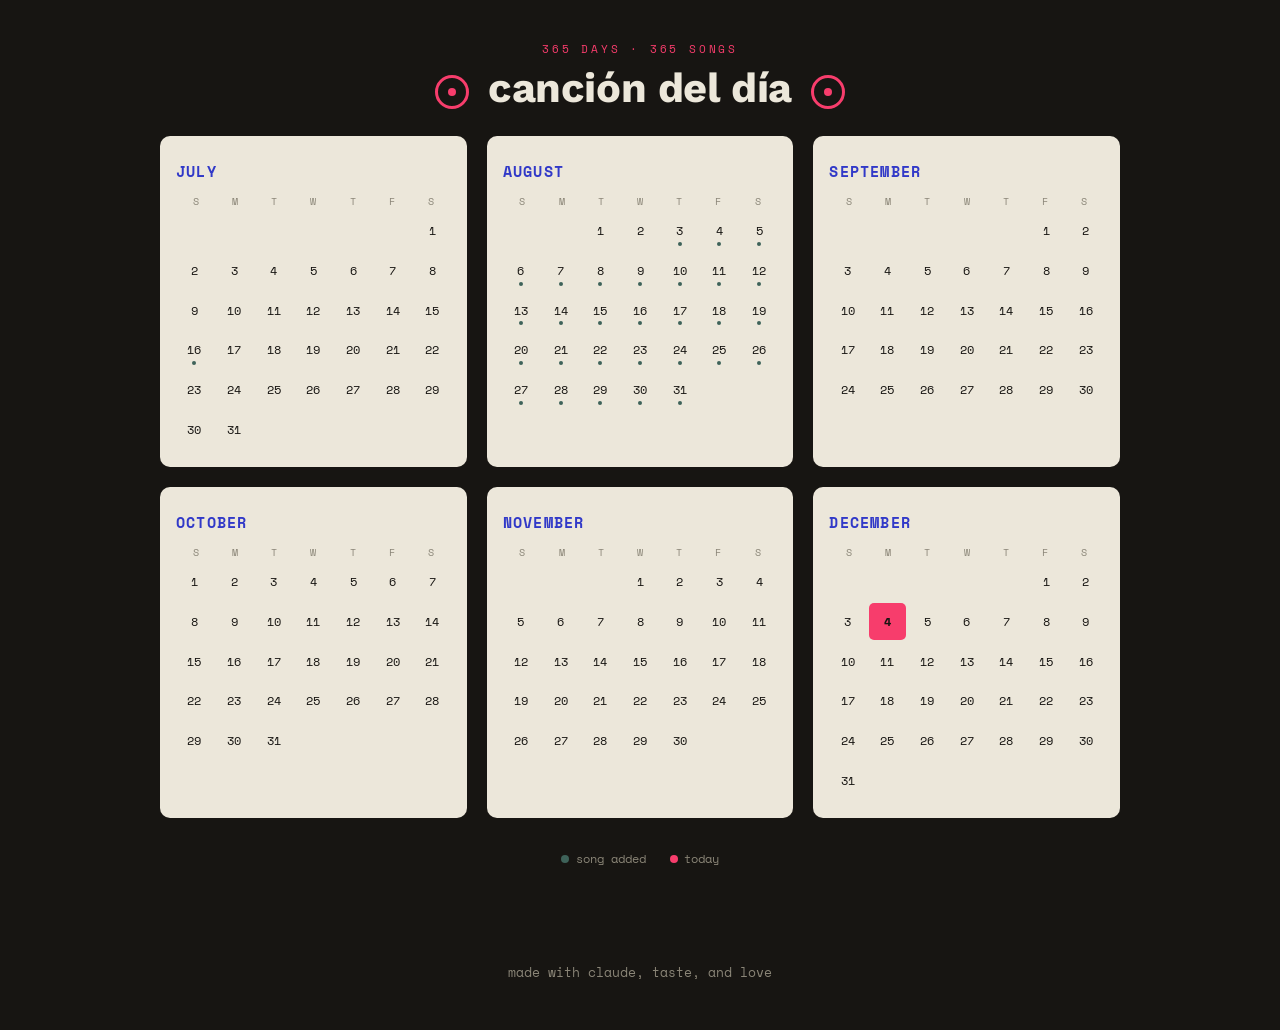
<file: index.html>
<!DOCTYPE html>
<html lang="en">
<head>
<meta charset="UTF-8">
<meta name="viewport" content="width=device-width, initial-scale=1.0">
<title>canción del día</title>
<meta name="description" content="A song for every day of the year. Pick a date, press play.">
<link rel="stylesheet" href="style.css">
</head>
<body>

<header class="site-header">
  <div class="eyebrow">365 days · 365 songs</div>
  <h1><span class="reel" aria-hidden="true"></span>  canción del día  <span class="reel" aria-hidden="true"></span></h1>
</header>

<main>
  <div id="months" class="months"></div>

  <div class="legend">
    <span><i class="dot-song"></i> song added</span>
    <span><i class="dot-today"></i> today</span>
  </div>
</main>

<footer>made with claude, taste, and love</footer>

<script src="data.js"></script>
<script src="calendar.js"></script>
</body>
</html>
</file>
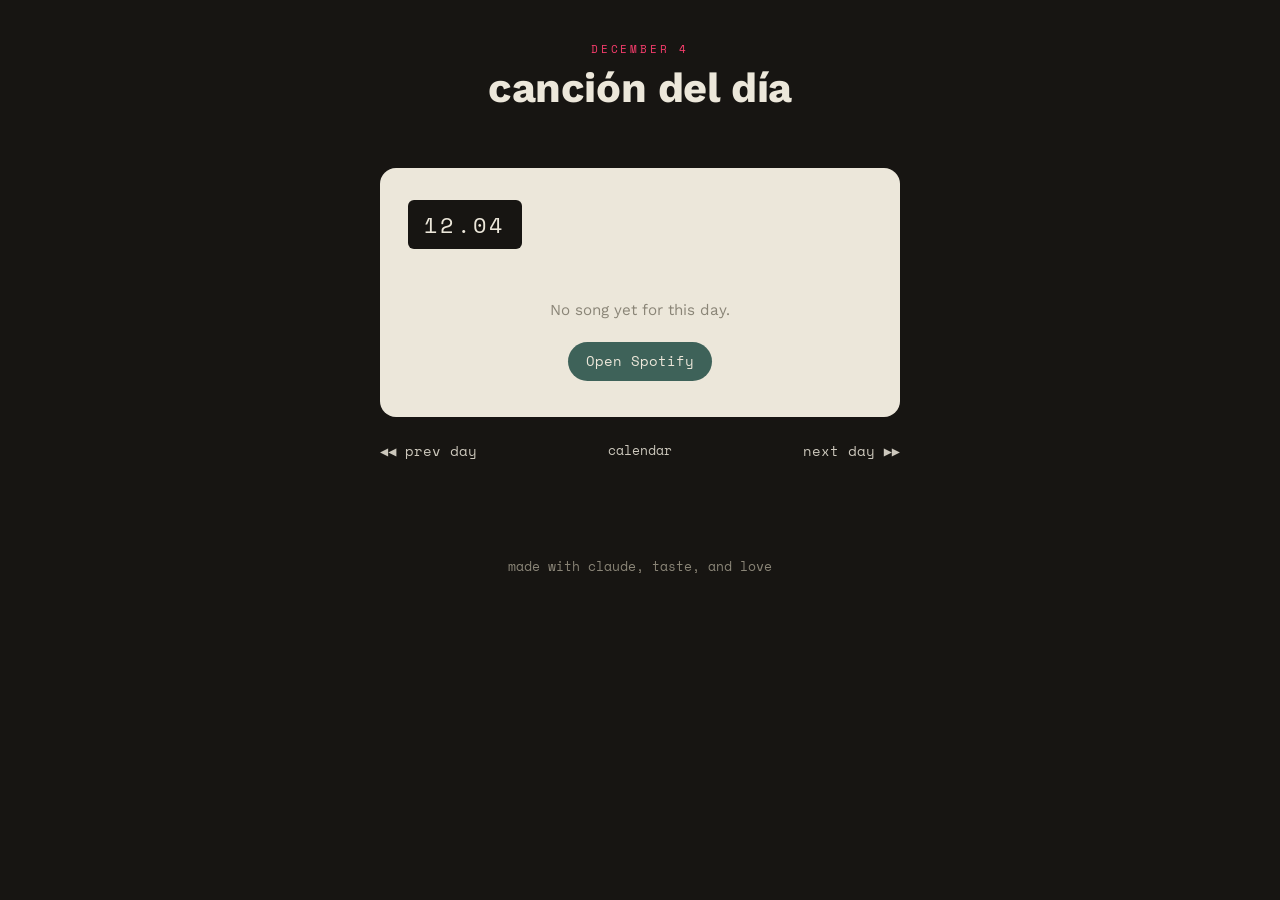
<file: day.html>
<!DOCTYPE html>
<html lang="en">
<head>
<meta charset="UTF-8">
<meta name="viewport" content="width=device-width, initial-scale=1.0">
<title>canción del día</title>
<link rel="stylesheet" href="style.css">
</head>
<body>

<header class="site-header">
  <div class="eyebrow" id="date-label">&nbsp;</div>
  <h1>canción del día</h1>
</header>

<main>
  <div class="tape-card">
    <div class="counter mono" id="counter">00.00</div>
    <div id="song-body"><!-- filled by day.js --></div>
  </div>

  <nav class="transport">
    <a id="prev-link" href="#">&#9664;&#9664; prev day</a>
    <a class="back-link" href="index.html" style="margin:0;">calendar</a>
    <a id="next-link" href="#">next day &#9654;&#9654;</a>
  </nav>
</main>

<footer>made with claude, taste, and love</footer>

<script src="data.js"></script>
<script src="day.js"></script>
</body>
</html>
</file>
<file: style.css>
@import url('https://fonts.googleapis.com/css2?family=Space+Mono:wght@400;700&family=Work+Sans:wght@400;500;600;700&display=swap');

:root{
  --ink: #171512;
  --paper: #ECE7DA;
  --paper-dim: #DDD6C4;
  --tape-red: #3139c8;
  --brass: #f73d6c;
  --teal: #3E6259;
  --pencil: #8A8577;
  --radius: 10px;
}

*{ box-sizing:border-box; }

html{ scroll-behavior:smooth; }

body{
  margin:0;
  background:var(--ink);
  color:var(--paper);
  font-family:'Work Sans', sans-serif;
  min-height:100vh;
}

a{ color:inherit; text-decoration:none; }

:focus-visible{
  outline:2px solid var(--brass);
  outline-offset:3px;
}

.mono{ font-family:'Space Mono', monospace; }

/* ---------- shared chrome ---------- */

.site-header{
  padding:2.5rem 1.5rem 1.5rem;
  text-align:center;
}

.site-header .eyebrow{
  font-family:'Space Mono', monospace;
  font-size:.7rem;
  letter-spacing:.25em;
  text-transform:uppercase;
  color:var(--brass);
}

.site-header h1{
  margin:.4rem 0 0;
  font-family:'Work Sans', sans-serif;
  font-weight:700;
  font-size:clamp(1.8rem, 4vw, 2.6rem);
  letter-spacing:-.01em;
}

.reel{
  width:34px;
  height:34px;
  border-radius:50%;
  border:3px solid var(--brass);
  display:inline-block;
  position:relative;
  vertical-align:middle;
  margin:0 .5rem;
}
.reel::before{
  content:"";
  position:absolute;
  inset:10px;
  border-radius:50%;
  background:var(--brass);
}

main{
  max-width:1000px;
  margin:0 auto;
  padding:0 1.25rem 4rem;
}

footer{
  text-align:center;
  padding:2rem 1rem 3rem;
  color:var(--pencil);
  font-size:.8rem;
  font-family:'Space Mono', monospace;
}

/* ---------- calendar page ---------- */

.months{
  display:grid;
  grid-template-columns:repeat(auto-fit, minmax(250px, 1fr));
  gap:1.25rem;
}

.month-card{
  background:var(--paper);
  color:var(--ink);
  border-radius:var(--radius);
  padding:1rem 1rem 1.25rem;
  position:relative;
  overflow:hidden;
}

.month-card::before{
  /* perforated edge along the top, like a tear-off calendar page */
  content:"";
  position:absolute;
  top:0; left:0; right:0;
  height:10px;
  background-size:16px 16px;
  background-position:8px -6px;
  opacity:.15;
}

.month-card h2{
  font-family:'Space Mono', monospace;
  font-size:.95rem;
  letter-spacing:.08em;
  text-transform:uppercase;
  margin:.5rem 0 .75rem;
  color:var(--tape-red);
}

.weekday-row{
  display:grid;
  grid-template-columns:repeat(7, 1fr);
  margin-bottom:.25rem;
}
.weekday-row span{
  font-family:'Space Mono', monospace;
  font-size:.6rem;
  color:var(--pencil);
  text-align:center;
}

.day-grid{
  display:grid;
  grid-template-columns:repeat(7, 1fr);
  gap:3px;
}

.day-cell{
  aspect-ratio:1;
  display:flex;
  align-items:center;
  justify-content:center;
  position:relative;
  border-radius:5px;
  font-family:'Space Mono', monospace;
  font-size:.72rem;
  color:var(--ink);
  transition:transform .12s ease, background .12s ease;
}

.day-cell.pad{ visibility:hidden; }

.day-cell.link{
  cursor:pointer;
}
.day-cell.link:hover{
  background:var(--paper-dim);
  transform:translateY(-1px);
}

.day-cell.has-song::after{
  content:"";
  position:absolute;
  bottom:3px;
  width:4px;
  height:4px;
  border-radius:50%;
  background:var(--teal);
}

.day-cell.today{
  background:var(--brass);
  color:var(--ink);
  font-weight:700;
}
.day-cell.today::after{ background:var(--ink); }

.legend{
  display:flex;
  gap:1.5rem;
  justify-content:center;
  flex-wrap:wrap;
  margin:2rem 0 0;
  font-family:'Space Mono', monospace;
  font-size:.75rem;
  color:var(--pencil);
}
.legend span{ display:inline-flex; align-items:center; gap:.4rem; }
.legend i{
  width:8px; height:8px; border-radius:50%; display:inline-block;
}
.legend .dot-song{ background:var(--teal); }
.legend .dot-today{ background:var(--brass); }

/* ---------- day page ---------- */

.tape-card{
  max-width:520px;
  margin:2rem auto 0;
  background:var(--paper);
  color:var(--ink);
  border-radius:16px;
  padding:2rem 1.75rem 1.75rem;
  position:relative;
}

.counter{
  font-family:'Space Mono', monospace;
  background:var(--ink);
  color:var(--paper);
  display:inline-block;
  padding:.5rem 1rem;
  border-radius:6px;
  font-size:1.4rem;
  letter-spacing:.15em;
  margin-bottom:1.25rem;
}

.song-title{
  font-size:clamp(1.5rem, 5vw, 2.1rem);
  font-weight:700;
  line-height:1.15;
  margin:0 0 .25rem;
}

.song-artist{
  font-family:'Space Mono', monospace;
  color:var(--tape-red);
  font-size:1rem;
  margin:0 0 1.5rem;
}

.player-window{
  background:var(--ink);
  border-radius:10px;
  padding:.5rem;
  margin-bottom:1.25rem;
}
.player-window iframe{
  border-radius:8px;
  display:block;
  width:100%;
}

.note-card{
  background:var(--paper-dim);
  border-left:3px solid var(--teal);
  border-radius:4px;
  padding:.9rem 1rem;
  font-size:.92rem;
  line-height:1.5;
  color:var(--ink);
}

.empty-state{
  text-align:center;
  padding:1rem 0 .5rem;
}
.empty-state p{
  color:var(--pencil);
  font-size:.95rem;
}

.spotify-fallback{
  display:inline-block;
  margin-top:.5rem;
  background:var(--teal);
  color:var(--paper);
  font-family:'Space Mono', monospace;
  font-size:.85rem;
  padding:.6rem 1.1rem;
  border-radius:30px;
}
.spotify-fallback:hover{ background:var(--tape-red); }

.transport{
  display:flex;
  justify-content:space-between;
  align-items:center;
  max-width:520px;
  margin:1.5rem auto 0;
  font-family:'Space Mono', monospace;
  font-size:.85rem;
}

.transport a, .transport .back-link{
  color:var(--paper);
  opacity:.85;
}
.transport a:hover{ opacity:1; color:var(--brass); }

.back-link{
  display:block;
  text-align:center;
  margin-top:2rem;
  font-family:'Space Mono', monospace;
  font-size:.8rem;
  color:var(--pencil);
}
.back-link:hover{ color:var(--brass); }

@media (prefers-reduced-motion: reduce){
  .day-cell{ transition:none; }
  html{ scroll-behavior:auto; }
}
</file>
